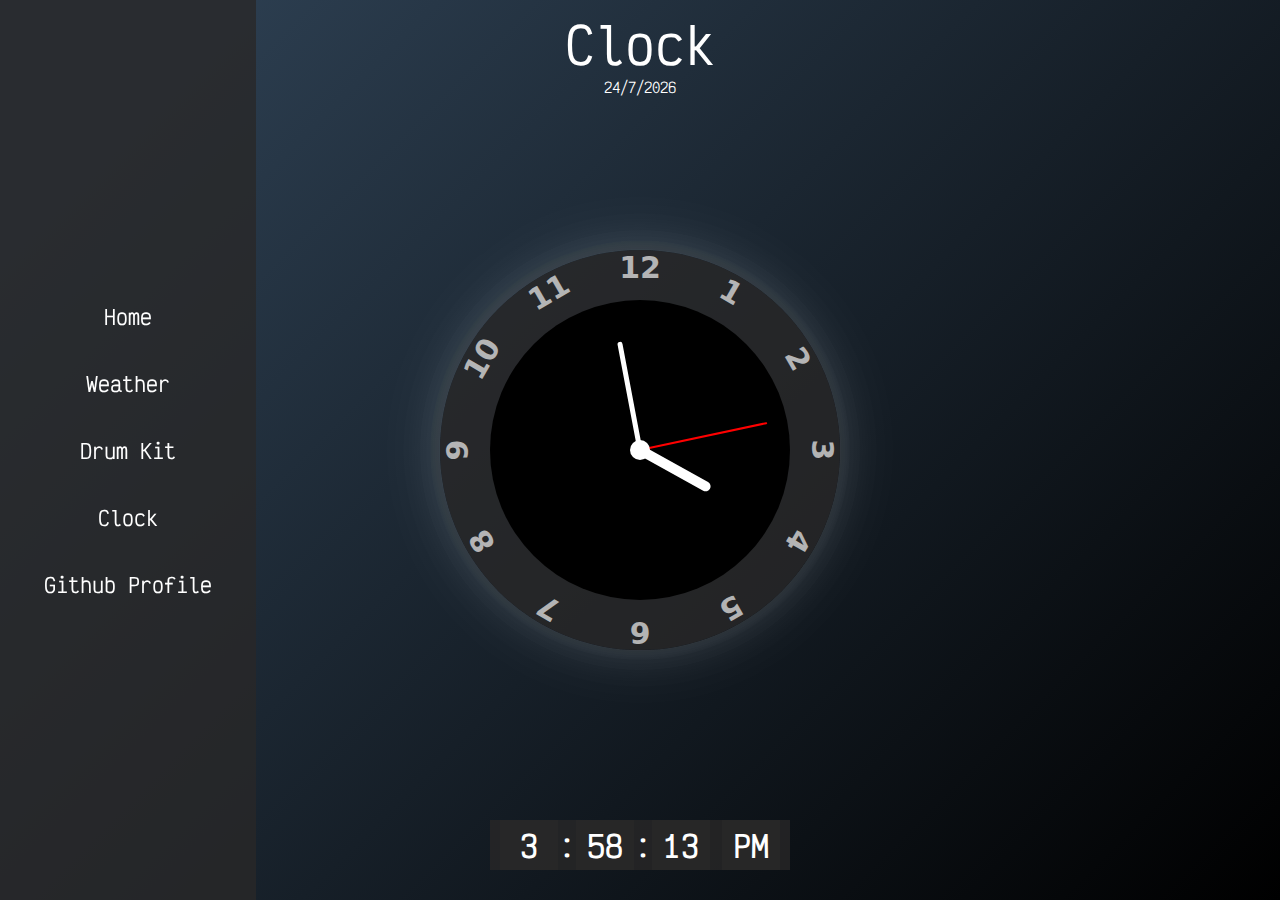
<file: analog-clock/index.html>
<!DOCTYPE html>
<html lang="en">
<head>
    <meta charset="UTF-8">
    <meta name="viewport" content="width=device-width, initial-scale=1.0">
    <title>Clock</title>
    <!-- <link rel="stylesheet" href="style.css"> -->
    <style>
         /* Making a clock using javascript and css  */
 @import url('https://fonts.googleapis.com/css2?family=Poppins:wght@100;200;300;400;500;600;700;800&family=Victor+Mono:wght@100;200;300;400;500;600;700&display=swap');

 *{
     margin: 0;
     padding: 0;
     box-sizing: border-box;
     font-family: 'Victor Mono', monospace;
 }
 body{
     min-width: 100vw;
     min-height: 100vh;
     /* background: #000; */
        /* background: linear-gradient( 135deg, #ffc800 10%, #F55555 100% );
         */
        background: linear-gradient( 135deg, #2c3e50 10%, #000000 100% );
 }
 .screen{
     width: 100%;
     height: 100%;
     display: flex;
 }
 .sidebar {
     width: 20%;
     height: 100%;
     background-color: #292828c8;
     position: fixed;
     left: 0;
     top: 0;
     z-index: 100;
     display: flex;
     flex-direction: column;
     justify-content: center;
     align-items: center;
 }
 .sidebar a {
     margin: 10px;
     padding: 10px;
     color: #fff;
     text-decoration: none;
     font-size: 20px;
     font-weight: 500;
     text-align: center;
     border-radius: 10px;
     transition: all 0.3s ease-in-out;
 }
 .sidebar a:hover {
     background-color: #fff;
     color: #292828c8;
 }
 .main-content {
     width: 80%;
     height: 100%;
     margin-left: 20%;
     display: flex;
     flex-direction: column;
     justify-content: center;
     align-items: center;
 }
 /* .heading{
     margin-bottom: 20px;
     position: absolute;
     top: 10px;
     left: 50%;
     transform: translateX(-50%);
   
     text-align: center;
     display: flex;
     flex-direction: column;
     justify-content: space-between;
   
     
 } */
 
 .main-content .clock-border{
     position: absolute;
     top: 50%;
     left: 50%;
     transform: translate(-50%, -50%);
     background: #292828c8;
     box-shadow: 0 0 20px rgba(255,255,255,0.05), 0 0 40px rgba(255,255,255,0.05), 0 0 60px rgba(255,255,255,0.05), 0 0 80px rgba(255,255,255,0.05), 0 0 100px rgba(255,255,255,0.05), 0 0 120px rgba(255,255,255,0.05);
     width: 400px;
     height: 400px;
     border-radius: 50%;
 }
 .clock{
     position: absolute;
     top: 50%;
     left: 50%;
     transform: translate(-50%, -50%);
     width: 300px;
     height: 300px;
     border-radius: 50%;
     background: #000;
 }
 .clock-border .number{
     background-color: #ffffff00;
     width: 100%;
     height: 100%;
     position: absolute;
     top: 0%;
     left: 0%;

     
     display: flex;
     justify-content: start;
     align-items: center;
     flex-direction: column;
     z-index: 10;
 }
 .number h3{
     /* position: absolute;
     top: 0%;
     left: 50%;
     transform: translate(-50%); */
     font-size: 30px;
     font-weight: 700;
     color: #ffffffa9;    
     font-family: system-ui, -apple-system, BlinkMacSystemFont, 'Segoe UI', Roboto, Oxygen, Ubuntu, Cantarell, 'Open Sans', 'Helvetica Neue', sans-serif;
 }
 .number1{
     transform: rotate(30deg);
 }
 .number2{
     transform: rotate(60deg);
 }
 .number3{
     transform: rotate(90deg);
 }
 .number4{
     transform: rotate(120deg);
 }
 .number5{
     transform: rotate(150deg);
 }
 .number6{
     transform: rotate(180deg);
 }
 .number7{
     transform: rotate(210deg);
 }
 .number8{
     transform: rotate(240deg);
 }
 .number9{
     transform: rotate(270deg);
 }
 .number10{
     transform: rotate(300deg);
 }
 .number11{
     transform: rotate(330deg);
 }
 .number12{
     transform: rotate(360deg);
 }
 
 .hand{
     transform-origin: bottom center;
 }
 
 .hour-hand{
     position: absolute;
     bottom: 50%;
     left: 50%;
     transform: translate(-50%);
     width: 10px;
     height: 80px;
     background: #fff;
     border-radius: 10px;
     transition: rotate 1s linear;
     z-index: 10;
 }
 
 .min-hand{
     position: absolute;
     bottom: 50%;
     left: 50%;
     transform: translate(-50%);
     width: 5px;
     height: 110px;
     background: #fff;
     border-radius: 10px;
     transition: rotate 1s linear;
     z-index: 10;
 
 }
 
 .second-hand{
     position: absolute;
     bottom: 50%;
     left: 50%;
     transform: translate(-50%);
     width: 2px;
     height: 130px;
     background: #ff0000;
     border-radius: 10px;
     z-index: 10;
 }
 .center-circle{
     position: absolute;
     left: 50%;
     top: 50%;
     transform: translate(-50%,-50%);
     width: 20px;
     height: 20px;
     background: #fff;
     border-radius: 50%;
     z-index: 100;
 }
 
 
 
 .digital{
     position: absolute;
     top: 95%;
     left: 50%;
     transform: translate(-50%, -70%);
     background: #292828c8;
     width: 300px;
     height: 50px;
     padding: 0px 10px;
     display: flex;
     justify-content: space-evenly;
     align-items: center;
     flex-direction: row;
     color: white;
     overflow: hidden;
 }
 .digital div{
     position: relative;
     background: #292828c9;
     width: 100%;
     height: 100%;
     display: flex;
     justify-content: center;
     align-items: center;
 }
 .digital h2{
     font-size: 30px;
     font-weight: 500;
     color: #fff;
     text-align: center;
     line-height: 50px;
 }
 .digital div h3{
     font-size: 30px;
     color: #fff;
     text-align: center;
 }
 .digital #second{
     margin-right: 12px;
 }
 
 @keyframes hide {
 
     0%{
         top: 50%;
         transform: translateY(-50%);
     }
     100%{
         top: -100%;
     }
     
 }
 @keyframes show {
 
     0%{
         top: 100%;
         transform: translateY(-50%);
     }
     100%{
         top: 50%;
         transform: translateY(-50%);
     }
     
 }
 
 
   /* Media queries for mobile screens */
   @media screen and (max-width: 768px) {
     .screen .clock-border {
       width: 300px;
       height: 300px;
     }
   
     .clock {
       width: 240px;
       height: 240px;
     }
   
     .clock-border .number h3 {
       font-size: 20px;
     }
   
     .hour-hand {
       width: 5px;
       height: 70px;
     }
   
     .min-hand {
       width: 3px;
       height: 90px;
     }
   
     .second-hand {
       width: 1px;
       height: 110px;
     }
   
     .center-circle {
       width: 10px;
       height: 10px;
     }
   
     .digital {
       width: 200px;
       height: 40px;
     }
   
     .digital h2 {
       font-size: 20px;
     }
   
     .digital div h3 {
       font-size: 20px;
     }
   }
    


  
  
  .heading {
      margin-bottom: 20px;
      position: absolute;
      top: 10px;
      left: 50%;
      transform: translateX(-50%);
      text-align: center;
      display: flex;
      flex-direction: column;
      justify-content: space-between;
    }
    
    .heading h1 {
      font-family: 'Victor Mono', monospace;
      color: #fff;
      font-size: 50px;
      font-weight: 500;
    }
    
    .heading p {
      font-size: 14px;
      color: #fff;
    }
    
    </style>


</head>
<body>
    <!-- Making a clock using javascript and css  -->
    <div class="screen">
        <div class="sidebar">
            <a href="/Get-Your-Tools/">Home</a>
            <a href="/Get-Your-Tools/weather/index.html">Weather</a>
            <a href="/Get-Your-Tools/drum-kit/index.html">Drum Kit</a>
            <a href="/Get-Your-Tools/analog-clock/index.html">Clock</a>
            <a href="/Get-Your-Tools/git-profile/index.html">Github Profile</a>
        </div>
        <div class="main-content">
            <div class="heading"><h1 class="title">Clock</h1><p id='date'></p></div>
            <div class="clock-border">
                <div class="clock">
                    <div class="hand hour-hand"></div>
                    <div class="hand min-hand"></div>
                    <div class="hand second-hand"></div>

                    <div class="center-circle"></div>
                </div>

                <div class="number number1"><h3>1</h3></div>
                <div class="number number2"><h3>2</h3></div>
                <div class="number number3"><h3>3</h3></div>
                <div class="number number4"><h3>4</h3></div>
                <div class="number number5"><h3>5</h3></div>
                <div class="number number6"><h3>6</h3></div>
                <div class="number number7"><h3>7</h3></div>
                <div class="number number8"><h3>8</h3></div>
                <div class="number number9"><h3>9</h3></div>
                <div class="number number10"><h3>10</h3></div>
                <div class="number number11"><h3>11</h3></div>
                <div class="number number12"><h3>12</h3></div>
            </div>

            <div class="digital">
                <div id="hour"><h3>00</h3></div>
                <h2>:</h2>
                <div id="min"><h3>00</h3> </div>
                <h2>:</h2>
                <div id="second"><h3>00</h3></div>
                <div id="am-pm"><h3>AM</h3></div>
            </div>
        </div>
    </div>

    <script src="script.js"></script>
</body>
</html>
</file>
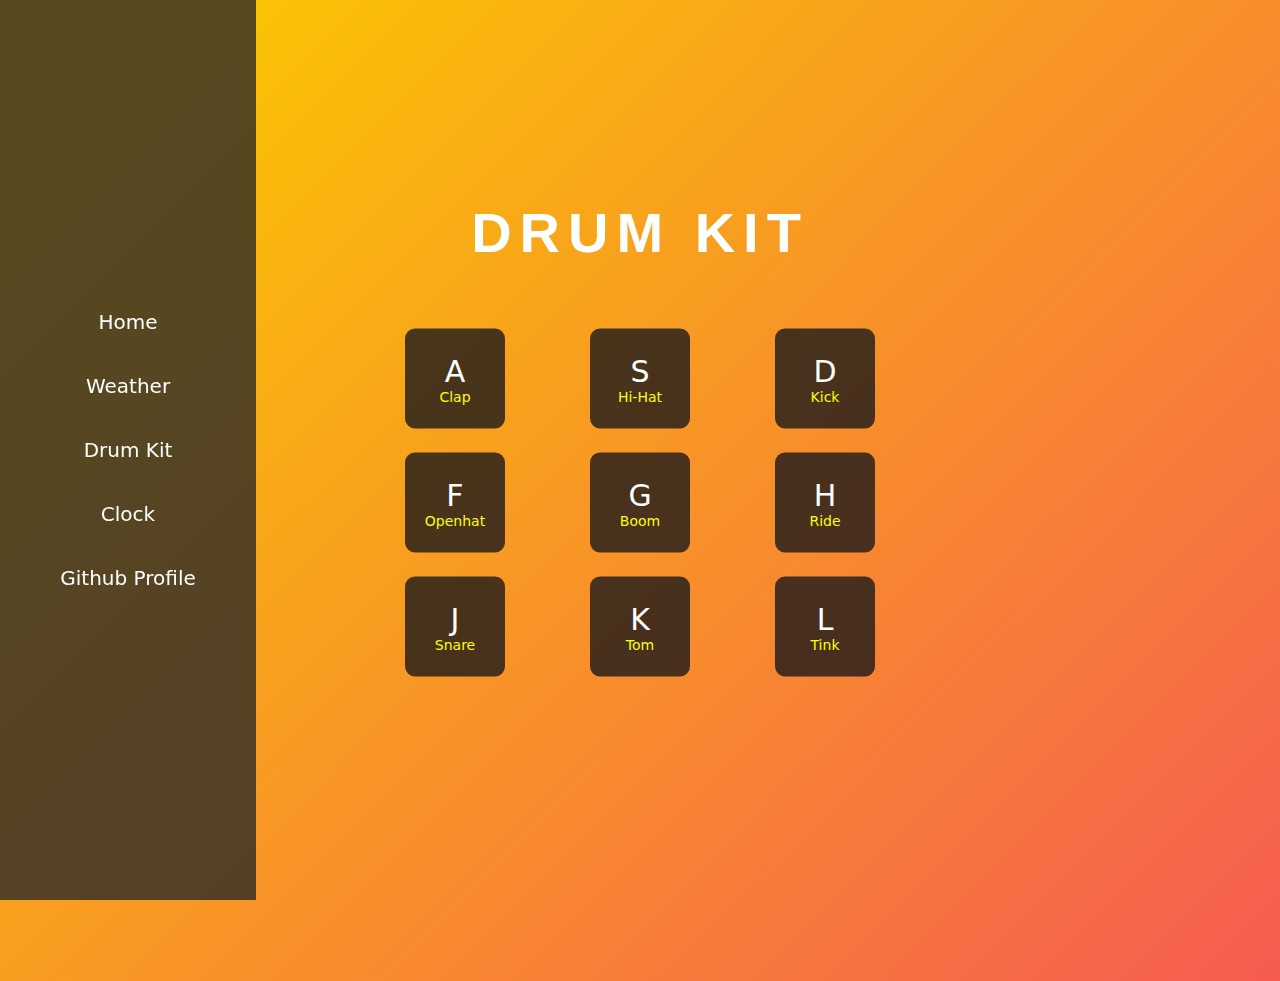
<file: drum-kit/index.html>
<!DOCTYPE html>
<html lang="en">
<head>
    <meta charset="UTF-8">
    <meta name="viewport" content="width=device-width, initial-scale=1.0">
    <title>Drum Beats</title>
    <!-- <link rel="stylesheet" href="style.css">-->


    <style>
        
        /* Making a clock using javascript and css  */
        *{
  margin: 0;
  padding: 0;
  box-sizing: border-box;
  font-family: system-ui, -apple-system, BlinkMacSystemFont, 'Segoe UI', Roboto, Oxygen, Ubuntu, Cantarell, 'Open Sans', 'Helvetica Neue', sans-serif;
}
body{
  width: 100wh;
  height: 100vh;
  overflow: hidden;

}
.title {
font-size: 3.5rem;
color: #ffffff; /* Text color */
text-transform: uppercase;
letter-spacing: 8px;
margin-bottom: 4rem;
font-family: 'Montserrat', sans-serif;
animation: animateTitle 1s ease-in-out forwards;
}

@keyframes animateTitle {
0% {
  opacity: 0;
  transform: translateY(-20px);
}
100% {
  opacity: 1;
  transform: translateY(0px);
}
}
.screen{
  position: absolute;
  top: -1%;
  left: -1%;
  width: 110%;
  height: 110%;
  /* background-image: url('background.jpg');
  background-size: cover;
  background-position: center;
  filter: brightness(50%) blur(2px); */
  background: linear-gradient( 135deg, #fac403 10%, #F55555 100% );
  z-index: -1;



}
.screen-content{
  position: absolute;
  top: 50%;
  left: 50%;
  transform: translate(-50%, -50%);
  text-align: center;
  display: flex;
  flex-direction: column;
  align-items: center;
  justify-content: center;
  width: 100%;



}

.keys{
  display: flex;
  flex-wrap: wrap;
  justify-content: center;
  align-items: center;
  flex-direction: row;
  width: 50%;
animation: animateTitle 1s ease-in-out forwards;



}

.keys div{
display: flex;
flex-direction: row;
justify-content: space-evenly;
align-items: center;
flex-wrap: wrap;
width: 100%;
margin-bottom: 1.5rem;

}
/* Styling for the drum key container */
.drum-key {
  display: inline-block;
  width: 100px;
  height: 100px;
  background-color: #201b1bd0;
  border: none;
  outline: none;
  color: white;
  border-radius: 10px;
  text-align: center;
  cursor: pointer;
  transition: all 0.2s;
  display: flex;
  flex-direction: column;
  justify-content: center;
  align-items: center;
}

/* Styling for the alphabet inside the drum key */
.drum-key .alphabet {
  font-size: 30px;
  font-weight: 400;

}

/* Styling for the sound name inside the drum key */
.drum-key .sound {
  font-size: 14px;
  color: yellow;
}

/* Styling for the drum key when clicked */
/* .drum-key:active {
  transform: scale(1.1);
  background: black;
  outline: 2px solid rgba(255, 255, 0, 0.772);
  box-shadow: 0px 0px 10px 0px rgba(255, 255, 0, 0.772);
  border: 0px solid white;
  touch-action: manipulation;
  user-select: none;
} */

.playing{
  transform: scale(1.1);
  background: black;
  outline: 2px solid rgba(255, 255, 0, 0.772);
  box-shadow: 0px 0px 10px 0px rgba(255, 255, 0, 0.772);
  border: 0px solid white;
}

.drum-key:hover{
    transform: scale(1.1);
    border: 0.1px solid white;
}


/* Default styles for all devices */
* {
margin: 0;
padding: 0;
box-sizing: border-box;
font-family: system-ui, -apple-system, BlinkMacSystemFont, 'Segoe UI', Roboto, Oxygen, Ubuntu, Cantarell, 'Open Sans', 'Helvetica Neue', sans-serif;
}

body {
width: 100wh;
height: 100vh;
overflow: hidden;
}

.title {
font-size: 3.5rem;
color: #ffffff;
text-transform: uppercase;
letter-spacing: 8px;
margin-bottom: 4rem;
font-family: 'Montserrat', sans-serif;
animation: animateTitle 1s ease-in-out forwards;
}

/* Other CSS styles here */

/* Media query for mobile devices */
@media (max-width: 600px) {
.screen {
  top: -10%;
  left: -10%;
  width: 120%;
  height: 120%;
}

.title {
  font-size: 2rem;
  margin-bottom: 2rem;
}

.keys {
  width: 80%;
}

.drum-key {
  width: 80px;
  height: 80px;
  font-size: 20px;
}

.drum-key .sound {
  font-size: 12px;
}

}

.sidebar {
     width: 20%;
     height: 100%;
     background-color: #292828c8;
     position: fixed;
     left: 0;
     top: 0;
     z-index: 100;
     display: flex;
     flex-direction: column;
     justify-content: center;
     align-items: center;
 }
 .sidebar a {
     margin: 10px;
     padding: 10px;
     color: #fff;
     text-decoration: none;
     font-size: 20px;
     font-weight: 500;
     text-align: center;
     border-radius: 10px;
     transition: all 0.3s ease-in-out;
 }
 .sidebar a:hover {
     background-color: #fff;
     color: #292828c8;
 }
    
    </style>
</head>
<body>
    
    <div class="screen">

    </div>
    <div class="sidebar">
      <a href="/Get-Your-Tools/">Home</a>
      <a href="/Get-Your-Tools/weather/index.html">Weather</a>
      <a href="/Get-Your-Tools/drum-kit/index.html">Drum Kit</a>
      <a href="/Get-Your-Tools/analog-clock/index.html">Clock</a>
      <a href="/Get-Your-Tools/git-profile/index.html">Github Profile</a>
  </div>
    <div class="screen-content">
        <div >
            <h1 class="title">Drum Kit</h1>
        </div>
        <div class="keys">

            <div>

                <!-- A key -->
                <button class="drum-key" id="keyA" data-key="65">
                    <span class="alphabet">A</span>
                    <span class="sound">Clap</span>
                </button>
                
                <!-- S key -->
                <button class="drum-key" id="keyS" data-key="83">
                    <span class="alphabet">S</span>
                    <span class="sound">Hi-Hat</span>
                </button>
                
                <!-- D key -->
                <button class="drum-key" id="keyD" data-key="68">
                    <span class="alphabet">D</span>
                    <span class="sound">Kick</span>
                </button>
            
            </div>  


            <div>
                <!-- F key -->
                <button class="drum-key" id="keyF" data-key="70">
                    <span class="alphabet">F</span>
                    <span class="sound">Openhat</span>
                </button>
                
                <!-- G key -->
                <button class="drum-key" id="keyG" data-key="71">
                    <span class="alphabet">G</span>
                    <span class="sound">Boom</span>
                </button>
                
                <!-- H key -->
                <button class="drum-key" id="keyH" data-key="72">
                    <span class="alphabet">H</span>
                    <span class="sound">Ride</span>
                </button>
            </div>
            <div>
                <!-- J key -->
                <button class="drum-key" id="keyJ" data-key="74">
                    <span class="alphabet">J</span>
                    <span class="sound">Snare</span>
                </button>
                
                <!-- K key -->
                <button class="drum-key" id="keyK" data-key="75">
                    <span class="alphabet">K</span>
                    <span class="sound">Tom</span>
                </button>
                
                <!-- L key -->
                <button class="drum-key" id="keyL" data-key="76">
                    <span class="alphabet">L</span>
                    <span class="sound">Tink</span>
                </button>
            </div>
        </div>

    </div>
  <audio data-key="65" src="sounds/clap.wav"></audio>
  <audio data-key="83" src="sounds/hihat.wav"></audio>
  <audio data-key="68" src="sounds/kick.wav"></audio>
  <audio data-key="70" src="sounds/openhat.wav"></audio>
  <audio data-key="71" src="sounds/boom.wav"></audio>
  <audio data-key="72" src="sounds/ride.wav"></audio>
  <audio data-key="74" src="sounds/snare.wav"></audio>
  <audio data-key="75" src="sounds/tom.wav"></audio>
  <audio data-key="76" src="sounds/tink.wav"></audio>

    <script src="script.js"></script>

</body>
</html>
</file>
